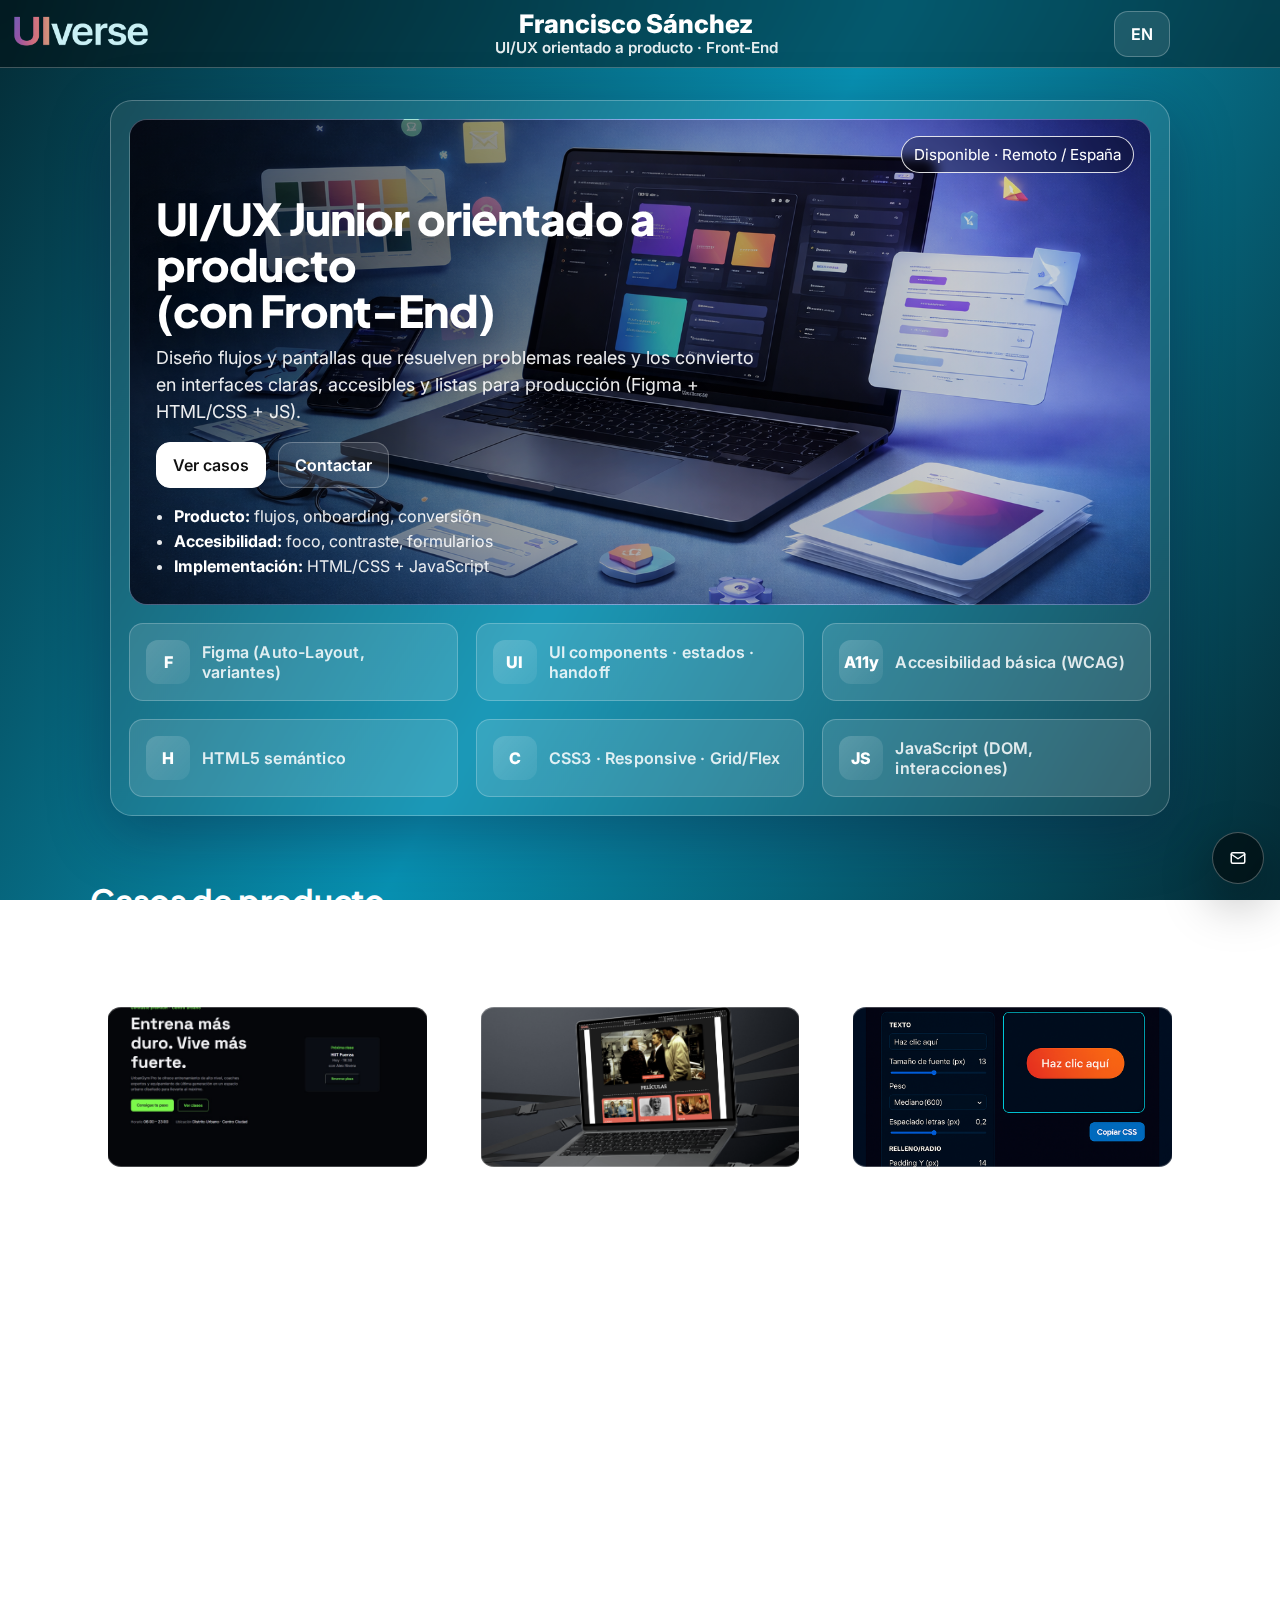
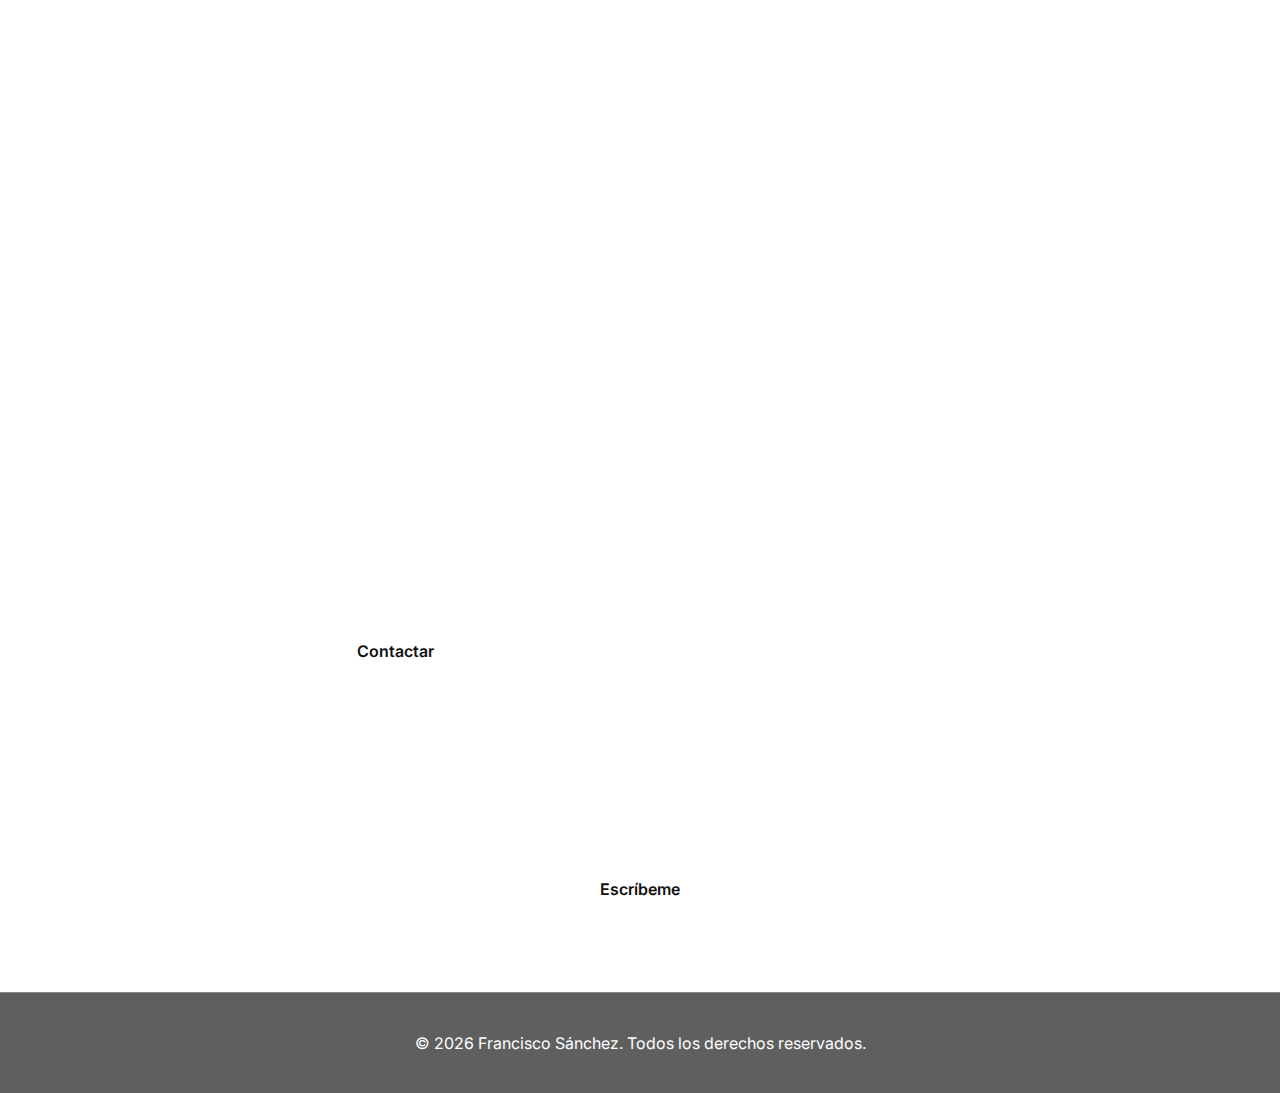
<file: index.html>
<!doctype html>
<html lang="es">
<head>
  <meta charset="utf-8">
  <meta name="viewport" content="width=device-width,initial-scale=1">
  <title>UIverse</title>

  <!-- hreflang -->
  <link rel="alternate" href="https://uiverse.es/" hreflang="es">
  <link rel="alternate" href="https://uiverse.es/en/" hreflang="en">

  <!-- FONTS -->
  <link rel="preconnect" href="https://fonts.googleapis.com">
  <link rel="preconnect" href="https://fonts.gstatic.com" crossorigin>
  <link href="https://fonts.googleapis.com/css2?family=Inter:wght@400;500;700;900&display=swap" rel="stylesheet">
  <link href="https://fonts.googleapis.com/css2?family=Plus+Jakarta+Sans:wght@600;700;800&display=swap" rel="stylesheet">

  <link rel="stylesheet" href="/css/style.css">
</head>

<body>
  <header class="header">
    <div class="container header-in">
      <!-- Logo -->
      <a href="#top" class="logo-link" aria-label="Ir al inicio">
        <div class="logo"></div>
      </a>

      <!-- Centro -->
      <div class="brand">
        <p class="brand-name">Francisco Sánchez</p>
        <p class="brand-role">UI/UX orientado a producto · Front-End</p>
      </div>

      <!-- Acciones derecha -->
      <div class="header-actions">
        <a href="/en/" class="btn ghost lang-btn" aria-label="View portfolio in English">EN</a>
      </div>
    </div>
  </header>

  <main id="top">
    <!-- HERO -->
    <section class="container">
      <div class="showcase">
        <div class="showcase-hero" aria-label="Presentación">
          <div class="showcase-badge">Disponible · Remoto / España</div>

          <div class="hero-content">
            <h1 class="hero-title">
              UI/UX Junior orientado a producto<br>
              (con Front-End)
            </h1>

            <p class="hero-subtitle">
              Diseño flujos y pantallas que resuelven problemas reales y los convierto en interfaces claras,
              accesibles y listas para producción (Figma + HTML/CSS + JS).
            </p>

            <div class="hero-actions">
              <a class="btn primary" href="#casos">Ver casos</a>
              <a class="btn ghost" href="#contacto">Contactar</a>
            </div>

            <!-- Proof points (en lugar de lista larga de skills) -->
            <ul class="proof-list" aria-label="Puntos clave">
              <li><strong>Producto:</strong> flujos, onboarding, conversión</li>
              <li><strong>Accesibilidad:</strong> foco, contraste, formularios</li>
              <li><strong>Implementación:</strong> HTML/CSS + JavaScript</li>
            </ul>
          </div>
        </div>

        <!-- Core stack (compacto, no “lista infinita”) -->
        <div class="stack-grid" aria-label="Stack principal">
          <div class="stack-card"><div class="stack-ico">F</div><div class="stack-name">Figma (Auto-Layout, variantes)</div></div>
          <div class="stack-card"><div class="stack-ico">UI</div><div class="stack-name">UI components · estados · handoff</div></div>
          <div class="stack-card"><div class="stack-ico">A11y</div><div class="stack-name">Accesibilidad básica (WCAG)</div></div>
          <div class="stack-card"><div class="stack-ico">H</div><div class="stack-name">HTML5 semántico</div></div>
          <div class="stack-card"><div class="stack-ico">C</div><div class="stack-name">CSS3 · Responsive · Grid/Flex</div></div>
          <div class="stack-card"><div class="stack-ico">JS</div><div class="stack-name">JavaScript (DOM, interacciones)</div></div>
        </div>
      </div>
    </section>

    <!-- CASOS -->
    <section id="casos" class="section container">
      <h2 class="proyectos_title">Casos de producto</h2>
      <p class="section-lead">
        3 proyectos contados como caso: problema, decisiones y solución (no solo “demos”).
      </p>

      <div class="case-grid">
        <!-- UrbanGym -->
        <article class="case-card">
          <a href="https://urbangym.uiverse.es/" aria-label="Ver caso UrbanGym Pro">
            <div class="case-thumb thumb_urbangym"></div>

            <h3>UrbanGym Pro</h3>

            <p class="case-problem">
              <strong>Problema:</strong> presentar la oferta del gimnasio y guiar al usuario a una acción clara (prueba / membresía).
            </p>

            <p class="case-solution">
              <strong>Solución:</strong> jerarquía de contenido + secciones orientadas a decisión + componentes reutilizables y responsive.
            </p>

            <div class="chips" aria-label="Etiquetas UrbanGym">
              <span>Producto</span><span>UI/UX</span><span>Front-End</span>
            </div>

            <span class="case-cta">Ver caso →</span>
          </a>
        </article>

        <!-- FRAME -->
        <article class="case-card">
          <a href="https://frame.uiverse.es" aria-label="Ver caso FRAME Festival">
            <div class="case-thumb thumb_frame"></div>

            <h3>FRAME Festival</h3>

            <p class="case-problem">
              <strong>Problema:</strong> proceso de compra de entradas más claro y fluido, reduciendo fricción.
            </p>

            <p class="case-solution">
              <strong>Solución:</strong> flujo y jerarquía visual + estados de interacción + consistencia tipográfica y visual.
            </p>

            <div class="chips" aria-label="Etiquetas FRAME">
              <span>Conversión</span><span>UI</span><span>Responsive</span>
            </div>

            <span class="case-cta">Ver caso →</span>
          </a>
        </article>

        <!-- Botones -->
        <article class="case-card">
          <a href="https://buttons.uiverse.es" aria-label="Ver caso Generador de Botones">
            <div class="case-thumb thumb_botones "></div>

            <h3>Generador de Botones</h3>

            <p class="case-problem">
              <strong>Problema:</strong> crear variantes consistentes (hover, sombras, bordes) sin perder tiempo.
            </p>

            <p class="case-solution">
              <strong>Solución:</strong> panel de controles + preview + copia de CSS listo para uso.
            </p>

            <div class="chips" aria-label="Etiquetas Botones">
              <span>Tooling</span><span>UI</span><span>JavaScript</span>
            </div>

            <span class="case-cta">Ver caso →</span>
          </a>
        </article>
      </div>

      <div class="mini-note">
        <p>
          Otros experimentos (paletas, gradientes, etc.) los dejaré como sección secundaria más adelante para no diluir el foco.
        </p>
      </div>
    </section>

    <!-- PROCESO -->
    <section id="proceso" class="section container">
      <h2 class="proyectos_title">Cómo trabajo</h2>
      <p class="section-lead">
        Un proceso simple, repetible y orientado a producto.
      </p>

      <div class="process-grid" role="list">
        <div class="process-step" role="listitem">
          <h3>1) Entender el problema</h3>
          <p>Objetivo, usuario, restricciones y qué significa “éxito” en el producto.</p>
        </div>

        <div class="process-step" role="listitem">
          <h3>2) Diseñar flujo + UI</h3>
          <p>Wireframes, jerarquía, estados, componentes y prototipo en Figma.</p>
        </div>

        <div class="process-step" role="listitem">
          <h3>3) Validar y entregar</h3>
          <p>Responsive + accesibilidad básica + handoff (o implementación parcial).</p>
        </div>
      </div>
    </section>

    <!-- SOBRE MÍ -->
    <section id="sobre-mi" class="section-mi container">
      <div class="about">
        <div>
          <h2>Sobre mí</h2>

          <p class="about-text">
            Soy Francisco Sánchez. Me enfoco en UI/UX de producto y en convertir diseños en interfaces listas para producción.
            Trabajo con Figma (Auto-Layout, variantes) y desarrollo con HTML/CSS y JavaScript, cuidando la estructura, la jerarquía,
            la interacción y la accesibilidad básica.
            <br><br>
            Me interesa especialmente construir sistemas consistentes (componentes/estados), mejorar la claridad de los flujos y reducir fricción en pantallas clave.
          </p>

          <div class="about-links">
            <a class="btn ghost" href="https://github.com/Pacosanchez45" target="_blank" rel="noopener">GitHub</a>
            <a class="btn ghost" href="https://www.linkedin.com/in/francisco-s%C3%A1nchez-s%C3%A1nchez-519868242//" target="_blank" rel="noopener">LinkedIn</a>
            <a class="btn primary" href="#contacto">Contactar</a>
          </div>
        </div>
      </div>
    </section>

    <!-- CONTACTO -->
    <section id="contacto" class="section container center">
      <h2>Contacto</h2>
      <p class="contact-lead">
        ¿Tienes un producto o web y quieres mejorar claridad, conversión o experiencia? Escríbeme y lo vemos.
      </p>

      <a class="btn primary" href="https://contacto.uiverse.es/">Escríbeme</a>

      <p class="contact-sign">
        Francisco Sánchez — UI/UX orientado a producto · Front-End
      </p>
    </section>
  </main>

  <footer class="footer">
    <div class="container center">
      © <span id="y"></span> Francisco Sánchez. Todos los derechos reservados.
    </div>
  </footer>

  <a class="fab-contact" href="https://contacto.uiverse.es/" aria-label="Contact me">
    <span class="fab-icon" aria-hidden="true"></span>
  </a>

  <script>
    document.getElementById('y').textContent = new Date().getFullYear();
  </script>
</body>
</html>
</file>
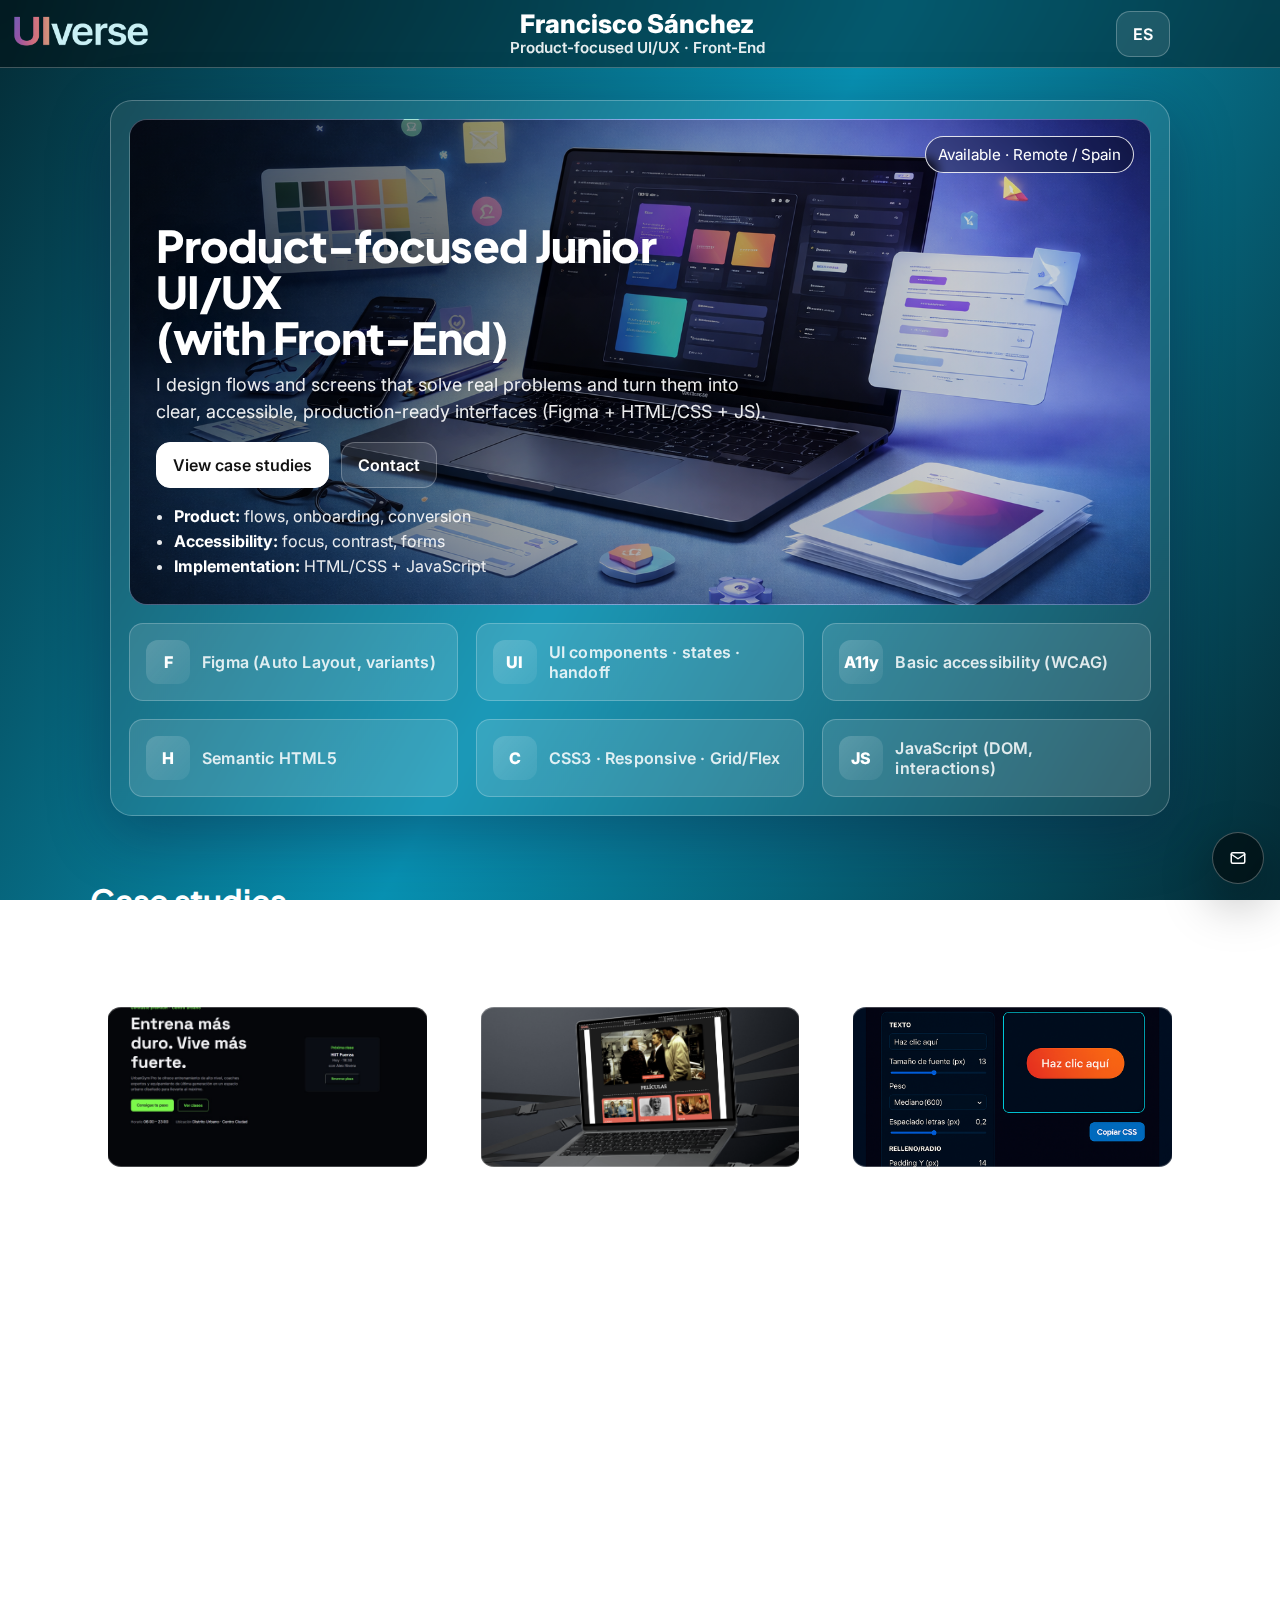
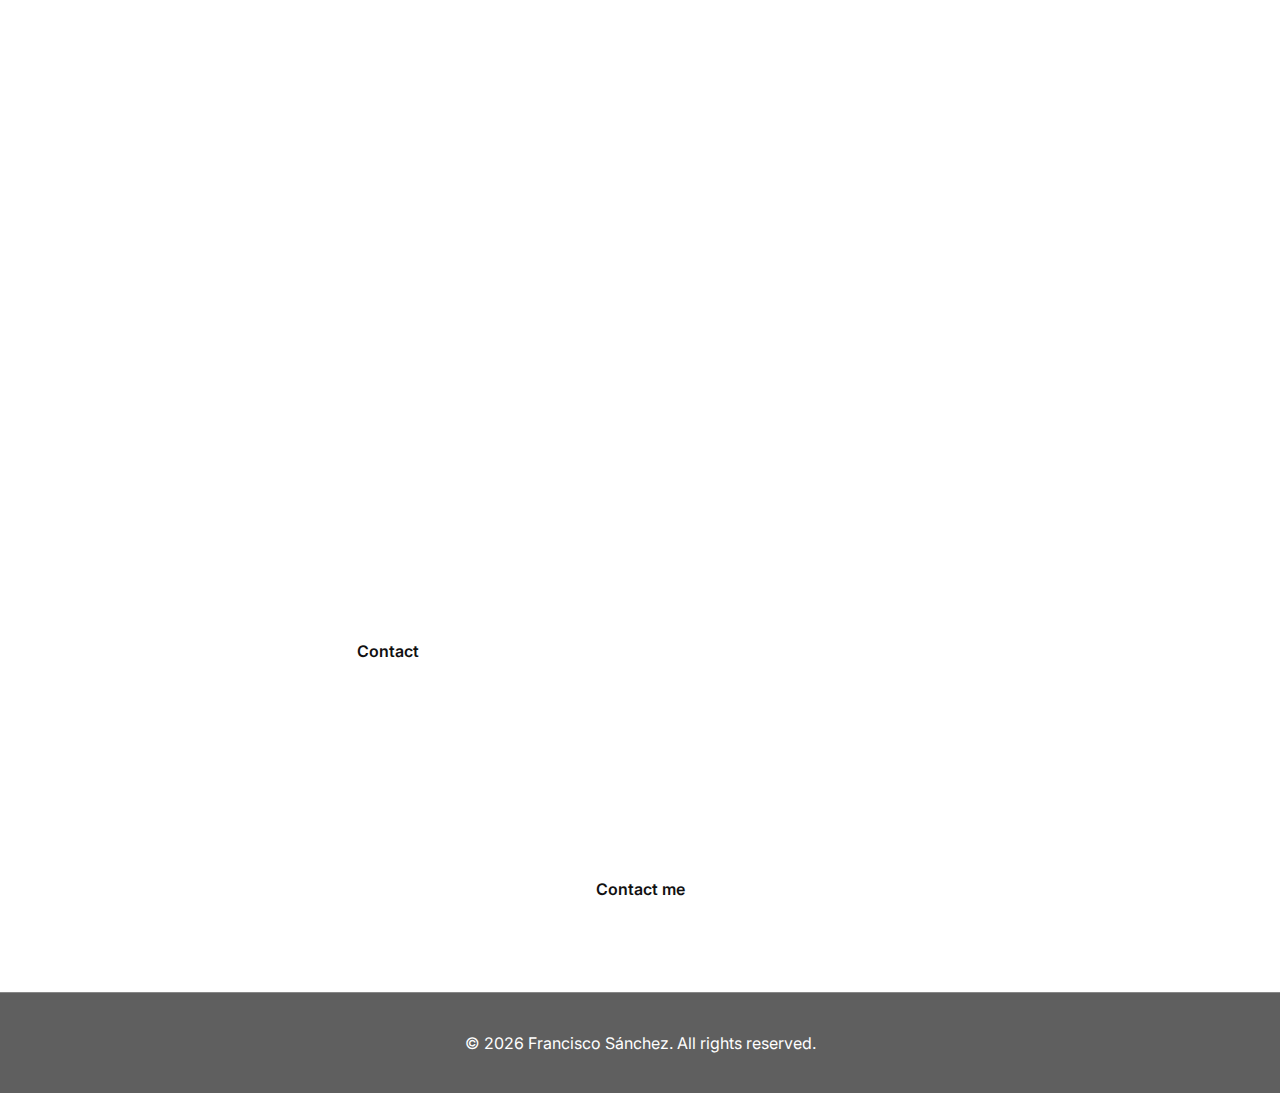
<file: en/index.html>
<!doctype html>
<html lang="en">
<head>
  <meta charset="utf-8">
  <meta name="viewport" content="width=device-width,initial-scale=1">
  <title>UIverse</title>

  <!-- hreflang -->
  <link rel="alternate" href="https://uiverse.es/" hreflang="es">
  <link rel="alternate" href="https://uiverse.es/en/" hreflang="en">

  <!-- FONTS -->
  <link rel="preconnect" href="https://fonts.googleapis.com">
  <link rel="preconnect" href="https://fonts.gstatic.com" crossorigin>
  <link href="https://fonts.googleapis.com/css2?family=Inter:wght@400;500;700;900&display=swap" rel="stylesheet">
  <link href="https://fonts.googleapis.com/css2?family=Plus+Jakarta+Sans:wght@600;700;800&display=swap" rel="stylesheet">

  <link rel="stylesheet" href="/css/style.css">
</head>

<body>
  <header class="header">
    <div class="container header-in">
      <!-- Logo -->
      <a href="#top" class="logo-link" aria-label="Go to top">
        <div class="logo"></div>
      </a>

      <!-- Center -->
      <div class="brand">
        <p class="brand-name">Francisco Sánchez</p>
        <p class="brand-role">Product-focused UI/UX · Front-End</p>
      </div>

      <!-- Right actions -->
      <div class="header-actions">
        <a href="/" class="btn ghost lang-btn" aria-label="Ver portfolio en Español">ES</a>
      </div>
    </div>
  </header>

  <main id="top">
    <!-- HERO -->
    <section class="container">
      <div class="showcase">
        <div class="showcase-hero" aria-label="Introduction">
          <div class="showcase-badge">Available · Remote / Spain</div>

          <div class="hero-content">
            <h1 class="hero-title">
              Product-focused Junior UI/UX<br>
              (with Front-End)
            </h1>

            <p class="hero-subtitle">
              I design flows and screens that solve real problems and turn them into clear, accessible,
              production-ready interfaces (Figma + HTML/CSS + JS).
            </p>

            <div class="hero-actions">
              <a class="btn primary" href="#cases">View case studies</a>
              <a class="btn ghost" href="#contact">Contact</a>
            </div>

            <!-- Proof points -->
            <ul class="proof-list" aria-label="Key strengths">
              <li><strong>Product:</strong> flows, onboarding, conversion</li>
              <li><strong>Accessibility:</strong> focus, contrast, forms</li>
              <li><strong>Implementation:</strong> HTML/CSS + JavaScript</li>
            </ul>
          </div>
        </div>

        <!-- Core stack -->
        <div class="stack-grid" aria-label="Core stack">
          <div class="stack-card"><div class="stack-ico">F</div><div class="stack-name">Figma (Auto Layout, variants)</div></div>
          <div class="stack-card"><div class="stack-ico">UI</div><div class="stack-name">UI components · states · handoff</div></div>
          <div class="stack-card"><div class="stack-ico">A11y</div><div class="stack-name">Basic accessibility (WCAG)</div></div>
          <div class="stack-card"><div class="stack-ico">H</div><div class="stack-name">Semantic HTML5</div></div>
          <div class="stack-card"><div class="stack-ico">C</div><div class="stack-name">CSS3 · Responsive · Grid/Flex</div></div>
          <div class="stack-card"><div class="stack-ico">JS</div><div class="stack-name">JavaScript (DOM, interactions)</div></div>
        </div>
      </div>
    </section>

    <!-- CASES -->
    <section id="cases" class="section container">
      <h2 class="proyectos_title">Case studies</h2>
      <p class="section-lead">
        3 projects told as product cases: problem, decisions, and solution (not just demos).
      </p>

      <div class="case-grid">
        <!-- UrbanGym -->
        <article class="case-card">
          <a href="https://urbangym.uiverse.es/" aria-label="View UrbanGym Pro case study">
            <div class="case-thumb thumb_urbangym"></div>

            <h3>UrbanGym Pro</h3>

            <p class="case-problem">
              <strong>Problem:</strong> present the gym’s offer and guide users toward a clear action (trial / membership).
            </p>

            <p class="case-solution">
              <strong>Solution:</strong> content hierarchy + decision-oriented sections + reusable components and responsive UI.
            </p>

            <div class="chips" aria-label="UrbanGym tags">
              <span>Product</span><span>UI/UX</span><span>Front-End</span>
            </div>

            <span class="case-cta">View case →</span>
          </a>
        </article>

        <!-- FRAME -->
        <article class="case-card">
          <a href="https://frame.uiverse.es" aria-label="View FRAME Festival case study">
            <div class="case-thumb thumb_frame"></div>

            <h3>FRAME Festival</h3>

            <p class="case-problem">
              <strong>Problem:</strong> make ticket purchase clearer and smoother, reducing friction.
            </p>

            <p class="case-solution">
              <strong>Solution:</strong> purchase flow + visual hierarchy + interaction states + consistent type and layout.
            </p>

            <div class="chips" aria-label="FRAME tags">
              <span>Conversion</span><span>UI</span><span>Responsive</span>
            </div>

            <span class="case-cta">View case →</span>
          </a>
        </article>

        <!-- Buttons -->
        <article class="case-card">
          <a href="https://buttons.uiverse.es" aria-label="View Button Generator case study">
            <div class="case-thumb thumb_botones"></div>

            <h3>Button Generator</h3>

            <p class="case-problem">
              <strong>Problem:</strong> create consistent button variants (hover, shadows, borders) without wasting time.
            </p>

            <p class="case-solution">
              <strong>Solution:</strong> control panel + live preview + copy-ready CSS output.
            </p>

            <div class="chips" aria-label="Buttons tags">
              <span>Tooling</span><span>UI</span><span>JavaScript</span>
            </div>

            <span class="case-cta">View case →</span>
          </a>
        </article>
      </div>

      <div class="mini-note">
        <p>
          Other experiments (palettes, gradients, etc.) will live in a secondary section later, so the main message stays focused.
        </p>
      </div>
    </section>

    <!-- PROCESS -->
    <section id="process" class="section container">
      <h2 class="proyectos_title">How I work</h2>
      <p class="section-lead">
        A simple, repeatable, product-oriented process.
      </p>

      <div class="process-grid" role="list">
        <div class="process-step" role="listitem">
          <h3>1) Understand the problem</h3>
          <p>Goals, users, constraints, and what “success” means for the product.</p>
        </div>

        <div class="process-step" role="listitem">
          <h3>2) Design the flow + UI</h3>
          <p>Wireframes, hierarchy, states, components, and a Figma prototype.</p>
        </div>

        <div class="process-step" role="listitem">
          <h3>3) Validate and deliver</h3>
          <p>Responsive design + basic accessibility + handoff (or partial implementation).</p>
        </div>
      </div>
    </section>

    <!-- ABOUT -->
    <section id="about" class="section-mi container">
      <div class="about">
        <div>
          <h2>About</h2>

          <p class="about-text">
            I’m Francisco Sánchez. I focus on product UI/UX and turning designs into production-ready interfaces.
            I work with Figma (Auto Layout, variants) and build with HTML/CSS and JavaScript, taking care of structure,
            hierarchy, interaction, and basic accessibility.
            <br><br>
            I’m especially interested in building consistent systems (components/states), improving flow clarity, and reducing friction on key screens.
          </p>

          <div class="about-links">
            <a class="btn ghost" href="https://github.com/" target="_blank" rel="noopener">GitHub</a>
            <a class="btn ghost" href="https://www.linkedin.com/" target="_blank" rel="noopener">LinkedIn</a>
            <a class="btn primary" href="#contact">Contact</a>
          </div>
        </div>
      </div>
    </section>

    <!-- CONTACT -->
    <section id="contact" class="section container center">
      <h2>Contact</h2>
      <p class="contact-lead">
        Working on a product or website and want to improve clarity, conversion, or user experience? Let’s talk.
      </p>

      <a class="btn primary" href="https://contacto.uiverse.es/">Contact me</a>

      <p class="contact-sign">
        Francisco Sánchez — Product-focused UI/UX · Front-End
      </p>
    </section>
  </main>

  <footer class="footer">
    <div class="container center">
      © <span id="y"></span> Francisco Sánchez. All rights reserved.
    </div>
  </footer>

  <a class="fab-contact" href="https://contacto.uiverse.es/" aria-label="Contact me">
    <span class="fab-icon" aria-hidden="true"></span>
  </a>

  <script>
    document.getElementById('y').textContent = new Date().getFullYear();
  </script>
</body>
</html>
</file>
<file: css/style.css>
/* =========================
   0) RESET / BASE
   ========================= */
* { box-sizing: border-box; }
html, body { margin: 0; }
html { scroll-behavior: smooth; }

body{
  font-family: Inter, system-ui, -apple-system, Segoe UI, Roboto, Arial, sans-serif;
  color: var(--text);
  background: linear-gradient(120deg, var(--bg1), var(--bg3), var(--bg1)) fixed;
  min-height: 100dvh;
}

/* =========================
   1) TOKENS
   ========================= */
:root{
  /* Gradiente */
  --bg1: #042b35;
  --bg3: #0891b2;

  /* Superficies */
  --card:   rgba(255,255,255,.10);
  --border: rgba(255,255,255,.25);
  --chip:   rgba(255,255,255,.15);

  /* Tipografía */
  --text:   #fff;
  --muted:  rgba(255,255,255,.85);

  /* Acentos */
  --accent1: #fbbf24;
  --accent2: #fb7185;

  /* Dimensiones */
  --radius: 18px;
  --gap: 18px;
}

/* =========================
   2) UTILIDADES / LAYOUT
   ========================= */
.container{
  max-width: 1100px;
  margin: auto;
  padding: 0 20px;
}

.center { text-align: center; }

section { scroll-margin-top: 90px; } /* evita que el header tape el ancla */

/* Tipos rápidos */
.proyectos_title{
  font-size: 2rem;
  font-family: 'Plus Jakarta Sans', sans-serif;
  letter-spacing: -0.01em;
}

.section-lead{
  margin: 0 0 18px;
  color: var(--muted);
  max-width: 72ch;
}

/* =========================
   2.1) ACCESIBILIDAD BÁSICA
   ========================= */
a, button, input, textarea { -webkit-tap-highlight-color: transparent; }

a:focus-visible,
button:focus-visible,
input:focus-visible,
textarea:focus-visible{
  outline: 3px solid currentColor;
  outline-offset: 3px;
  border-radius: 14px;
}

/* =========================
   3) HEADER
   ========================= */
.header{
  min-height: 68px;
  display: flex;
  align-items: center;
  justify-content: center;
  backdrop-filter: blur(10px);
  background: rgba(0, 0, 0, .38);
  border-bottom: 1px solid var(--border);
}

.header-in{
  display: grid;
  grid-template-columns: auto 1fr auto;
  align-items: center;
  width: 100%;
  max-width: 1100px;
  margin: 0 auto;
  padding: 0 20px;
}

/* Marca / logo */
.logo{
  width: 3rem; height: 3rem;
  flex-shrink: 0;
  border-radius: 12px;
  background: url("../img/logoheader.png") center/contain no-repeat;
  transform: scale(5) translateX(-30px);
  transform-origin: left center;
}

/* Brand (texto centro) */
.brand{
  display: flex;
  flex-direction: column;
  align-items: center;
  gap: 2px;
  text-align: center;
}

.brand-name{
  margin: 0;
  font-weight: 800;
  font-size: clamp(1.1rem, 2.2vw, 1.6rem);
  line-height: 1.1;
}

.brand-role{
  margin: 0;
  font-weight: 600;
  font-size: .95rem;
  opacity: .9;
  line-height: 1.1;
}

/* Botones */
.btn{
  display: inline-flex;
  gap: 8px;
  align-items: center;
  justify-content: center;
  padding: 12px 16px;
  border-radius: 14px;
  border: 1px solid var(--border);
  color: var(--text);
  font-weight: 600;
  text-decoration: none;
  cursor: pointer;
  user-select: none;
}

.btn.primary{ background: #fff; color: #111; border-color: #fff; }
.btn.ghost{ background: rgba(255,255,255,.10); }

/* =========================
   4) HERO + STACK
   ========================= */
.showcase{
  background: rgba(255,255,255,.08);
  border: 1px solid var(--border);
  border-radius: calc(var(--radius) + 4px);
  padding: 18px;
  margin-top: 2rem;
  backdrop-filter: blur(6px);
  box-shadow: 0 18px 60px rgba(12,22,58,.35);
}

.showcase-hero{
  height: clamp(300px, 38vw, 520px);
  border-radius: var(--radius);
  position: relative;
  overflow: hidden;
  border: 1px solid var(--border);
  background:
    linear-gradient(0deg, rgba(0,0,0,0), rgba(0,0,0,0)),
    url("../img/bghero.png") center 40%/cover no-repeat;
}

.showcase-hero::before{
  content:"";
  position:absolute;
  inset:0;
  background:
    radial-gradient(800px 400px at 20% 35%, rgba(0,0,0,.35), rgba(0,0,0,0) 60%),
    linear-gradient(90deg, rgba(0,0,0,.55), rgba(0,0,0,.10));
  pointer-events:none;
}

.showcase-badge{
  position: absolute;
  right: 16px;
  top: 16px;
  z-index: 2;

  background: rgba(0,0,0,.30);
  border: 1px solid rgba(255,255,255,.85);
  backdrop-filter: blur(6px);
  padding: 8px 12px;
  border-radius: 999px;
  font-size: .95rem;
  color: var(--text);
}

.hero-content{
  position: absolute;
  left: 26px;
  bottom: 26px;
  z-index: 2;
  max-width: 620px;
}

.hero-title{
  margin: 0;
  font-family: 'Plus Jakarta Sans', sans-serif;
  font-size: clamp(26px, 3.8vw, 44px);
  line-height: 1.05;
  font-weight: 900;
  letter-spacing: -0.02em;
  text-shadow: 0 10px 26px rgba(0,0,0,.35);
}

.hero-subtitle{
  margin: 12px 0 0;
  color: rgba(255,255,255,.92);
  font-size: clamp(1rem, 1.4vw, 1.15rem);
  line-height: 1.5;
  max-width: 60ch;
  text-shadow: 0 8px 18px rgba(0,0,0,.28);
}

.hero-actions{
  margin-top: 16px;
  display: flex;
  gap: 12px;
  flex-wrap: wrap;
}

/* Proof list (reemplaza skills-grid) */
.proof-list{
  margin: 16px 0 0;
  padding-left: 18px;
  color: rgba(255,255,255,.90);
  font-size: 1rem;
  line-height: 1.55;
}
.proof-list strong{ color: #fff; }

/* Core stack grid */
.stack-grid{
  margin-top: var(--gap);
  display: grid;
  gap: var(--gap);
  grid-template-columns: repeat(3, 1fr);
}

.stack-card{
  display:flex;
  align-items:center;
  gap:12px;
  padding:16px;
  border-radius:14px;
  background: rgba(255,255,255,.12);
  border:1px solid rgba(255,255,255,.22);
  transition: transform .18s ease, background .18s ease, border-color .18s ease;
  font-family: 'Inter', sans-serif;
}
.stack-card:hover{
  transform: translateY(-2px);
  background: rgba(255,255,255,.16);
  border-color: rgba(255,255,255,.35);
}
.stack-ico{
  flex:0 0 44px; height:44px; width:44px;
  border-radius:12px;
  display:grid; place-items:center;
  font-weight:800; color:var(--text);
  background: linear-gradient(135deg, rgba(255,255,255,.18), rgba(255,255,255,.06));
}
.stack-name{ font-weight:600; letter-spacing:.2px; color:var(--muted); }

/* =========================
   5) SECCIONES
   ========================= */
.section{ 
  padding: 64px 0 32px;
}

.section + .section{ 
  margin-top: 18px; 
}

.section h2{ 
  margin: 0 0 12px;
  margin-bottom: 18px; 
}

.section-lead{
  margin-bottom: 32px;
}

/* =========================
   6) CASOS (cards)
   ========================= */
.case-grid{
  display:grid;
  gap:18px;
  grid-template-columns: repeat(3,1fr);
  margin-top: 10px;
}

.case-card{
  border:1px solid var(--border);
  background: var(--card);
  border-radius: 20px;
  padding:16px;
  transition: transform .2s;
}
.case-card:hover{ transform: translateY(-8px); }

.case-card a{
  display:block;
  text-decoration:none;
  color: inherit;
}
.case-card a:visited{ color: inherit; }

.case-thumb{
  height:160px;
  border-radius:14px;
  border: 1px solid var(--border);
}

/* Reaprovecho tus thumbs existentes */
.thumb_frame,
.thumb_paleta,
.thumb_gradients,
.thumb_botones,
.thumb_urbangym{
  background-position: center;
  background-size: cover;
  background-repeat: no-repeat;
}
.thumb_frame{    background-image: url("../img/mockauppc.png"); }
.thumb_paleta{   background-image: url("../img/palettebg.png"); }
.thumb_gradients{background-image: url("../img/gradientbg.png"); }
.thumb_botones{  background-image: url("../img/buttonsbg.png"); }
.thumb_urbangym{ background-image: url("../img/morckupurbangym.jpg"); }

.case-card h3{
  margin: 12px 0 6px;
  font-size: 1.55rem;
  font-family: 'Plus Jakarta Sans', sans-serif;
  letter-spacing: -0.01em;
}

.case-problem,
.case-solution{
  margin: 10px 0 0;
  color: var(--muted);
  font-size: 1.02rem;
  line-height: 1.55;
}

.case-cta{
  display: inline-block;
  margin-top: 12px;
  font-weight: 800;
  letter-spacing: .2px;
}

/* Chips */
.chips{
  display:flex;
  gap:8px;
  flex-wrap:wrap;
  margin-top:10px;
  font-size:1rem;
  font-family:'Plus Jakarta Sans', sans-serif;
}
.chips span{
  background:var(--chip);
  padding:6px 10px;
  border-radius:999px;
  font-size:.85rem;
}

.mini-note{
  margin-top: 18px;
  border: 1px solid rgba(255,255,255,.18);
  background: rgba(255,255,255,.08);
  border-radius: 16px;
  padding: 14px 16px;
  color: rgba(255,255,255,.86);
}

/* =========================
   7) PROCESO
   ========================= */
.process-grid{
  display: grid;
  grid-template-columns: repeat(3, 1fr);
  gap: 18px;
  margin-top: 12px;
}

.process-step{
  border:1px solid var(--border);
  background: rgba(255,255,255,.08);
  border-radius: 20px;
  padding: 16px;
}

.process-step h3{
  margin: 4px 0 8px;
  font-family: 'Plus Jakarta Sans', sans-serif;
  font-size: 1.2rem;
  letter-spacing: -0.01em;
}

.process-step p{
  margin: 0;
  color: var(--muted);
  line-height: 1.55;
}

/* =========================
   8) SOBRE MÍ
   ========================= */
.about{
  display:flex;
  gap:22px;
  align-items:center;
  border:1px solid var(--border);
  background:var(--card);
  border-radius:20px;
  padding:22px;
  margin-top: 12px;
}

.about-text{
  margin: 6px 0 0;
  color: var(--muted);
  line-height: 1.7;
  max-width: 80ch;
}

.about-links{
  display: flex;
  gap: 10px;
  flex-wrap: wrap;
  margin-top: 14px;
}

/* =========================
   9) CONTACTO
   ========================= */
.contact-lead{
  color: var(--muted);
  max-width: 60ch;
  margin: 8px auto 18px;
}

.contact-sign{
  opacity: .85;
  margin-top: 14px;
  font-size: .95rem;
}

/* =========================
   10) FOOTER
   ========================= */
.footer{
  opacity:.8;
  border-top:1px solid var(--border);
  padding:40px 0;
  background: rgba(0,0,0,.78);
  text-align: center;
}


/* =========================
   11)FAB (Floating Contact Button)
   ========================= */
.fab-contact{
  position: fixed;
  right: max(16px, env(safe-area-inset-right));
  bottom: max(16px, env(safe-area-inset-bottom));
  z-index: 9999;

  display: inline-flex;
  align-items: center;
  gap: 10px;

  padding: 12px 14px;
  border-radius: 999px;

  background: rgba(0,0,0,.55);
  border: 1px solid rgba(255,255,255,.28);
  backdrop-filter: blur(10px);

  color: #fff;
  text-decoration: none;
  font-weight: 800;
  letter-spacing: .2px;

  box-shadow: 0 18px 50px rgba(0,0,0,.35);
}

.fab-contact:hover{
  transform: translateY(-1px);
}

.fab-contact:focus-visible{
  outline: 3px solid currentColor;
  outline-offset: 4px;
}

/* Icono (sobre) */
.fab-icon{
  width: 18px;
  height: 18px;
  display: inline-block;
  background: center/contain no-repeat
    url("data:image/svg+xml,%3Csvg xmlns='http://www.w3.org/2000/svg' viewBox='0 0 24 24' fill='none' stroke='white' stroke-width='2' stroke-linecap='round' stroke-linejoin='round'%3E%3Crect x='3' y='5' width='18' height='14' rx='2'/%3E%3Cpolyline points='3,7 12,13 21,7'/%3E%3C/svg%3E");
}

/* En móviles: mostramos texto + icono */
@media (max-width: 640px){
  .fab-text{ display: inline; }
}

/* En desktop: puedes dejar solo icono si quieres */
@media (min-width: 641px){
  .fab-text{ display: none; }
  .fab-contact{
    width: 52px;
    height: 52px;
    justify-content: center;
    padding: 0;
  }
}

/* =========================
   11) RESPONSIVE
   ========================= */

/* Break 980px */
@media (max-width: 980px){
  .case-grid{ grid-template-columns: 1fr; }
  .process-grid{ grid-template-columns: 1fr; }
}

/* Stack 2 cols */
@media (max-width: 860px){
  .stack-grid{ grid-template-columns: repeat(2,1fr); }
}

/* Stack 1 col */
@media (max-width: 520px){
  .stack-grid{ grid-template-columns: 1fr; }
}

/* ===== HEADER — MÓVIL (≤640px):*/
@media (max-width: 640px){

  .header-in{
    display: grid;
    grid-template-columns: 48px 1fr 40px;
    align-items: center;
    gap: 10px;
    padding: 12px 14px;
  }

  .logo{
    width: 48px;
    height: 48px;
    transform: none !important;
    background-size: contain;
    justify-self: start;
  }

  .brand{
    display: flex;
    flex-direction: column;
    align-items: center;
    gap: 2px;
    text-align: center;
  }

  .brand-name{
    margin: 0;
    font-size: clamp(1.05rem, 3.8vw, 1.25rem);
    line-height: 1.15;
    font-weight: 800;
    letter-spacing: -0.015em;
  }

  .brand-role{
    margin: 0;
    font-size: clamp(.86rem, 3.2vw, .98rem);
    opacity: .9;
    font-weight: 600;
    line-height: 1.15;
  }

  /* En móvil: SOLO el botón de contacto se convierte en icono */
  .header-actions .contact-btn{
    justify-self: end;
    width: 40px;
    height: 40px;
    padding: 0;
    border-radius: 999px;
    position: relative;
    background: rgba(255,255,255,.08);
    border: 1px solid var(--border);
    backdrop-filter: blur(4px);
    font-size: 0;              /* oculta el texto */
    white-space: nowrap;
  }

  .header-actions .contact-btn::before{
    content: "";
    position: absolute;
    inset: 0;
    margin: auto;
    width: 20px;
    height: 20px;
    background: center/contain no-repeat
      url("data:image/svg+xml,%3Csvg xmlns='http://www.w3.org/2000/svg' viewBox='0 0 24 24' fill='none' stroke='white' stroke-width='2' stroke-linecap='round' stroke-linejoin='round'%3E%3Crect x='3' y='5' width='18' height='14' rx='2'/%3E%3Cpolyline points='3,7 12,13 21,7'/%3E%3C/svg%3E");
  }

  /* El botón EN se queda como pill normal */
  .header-actions .lang-btn{
    width: auto;
    height: auto;
    padding: 10px 12px;
    border-radius: 12px;
    font-size: .9rem;
  }

  /* HERO */

  .showcase-hero{
  height: auto;      
  min-height: 420px; 
  padding: 14px;     
  }

  .hero-content{
    position: relative;
    left: auto;
    right: auto;
    bottom: auto;
    max-width: none;

    /* Empuja el contenido hacia abajo para no chocar con el badge */
    padding-top: 64px;
  }

  /* Badge más pequeño y sin pisar tanto */
  .showcase-badge{
    right: 12px;
    top: 12px;
    font-size: .82rem;
    padding: 6px 10px;
  }

  .hero-title{
    font-size: clamp(22px, 6vw, 28px);
    line-height: 1.1;
  }

  .hero-subtitle{
    font-size: .95rem;
    max-width: 100%;
  }

  /* Los botones ocupan mejor el ancho en móvil */
  .hero-actions{
    gap: 10px;
  }


  .hero-actions .btn{
    padding: 11px 14px;
    border-radius: 14px;
    font-size: .95rem;
  }

  .proof-list{
  margin-top: 12px;
  font-size: .95rem;
  padding-left: 18px;
  }

  .section{
  padding: 72px 0 64px;
}

  .section h2{
    margin-top: 64px;
  }

  .section-lead{
    margin-bottom: 32px;
    margin-left: 1;
  }

  .section-mi{
  margin-top: 64px;
  }

  /* CONTENIDO GENERAL */
  .showcase{ padding: 14px; }

  .container{ padding: 0 14px; }

  .header{
    background: linear-gradient(135deg, rgba(0,0,0,.45), rgba(0,0,0,.25));
    border-bottom-color: rgba(255,255,255,.22);
  }
}
</file>
